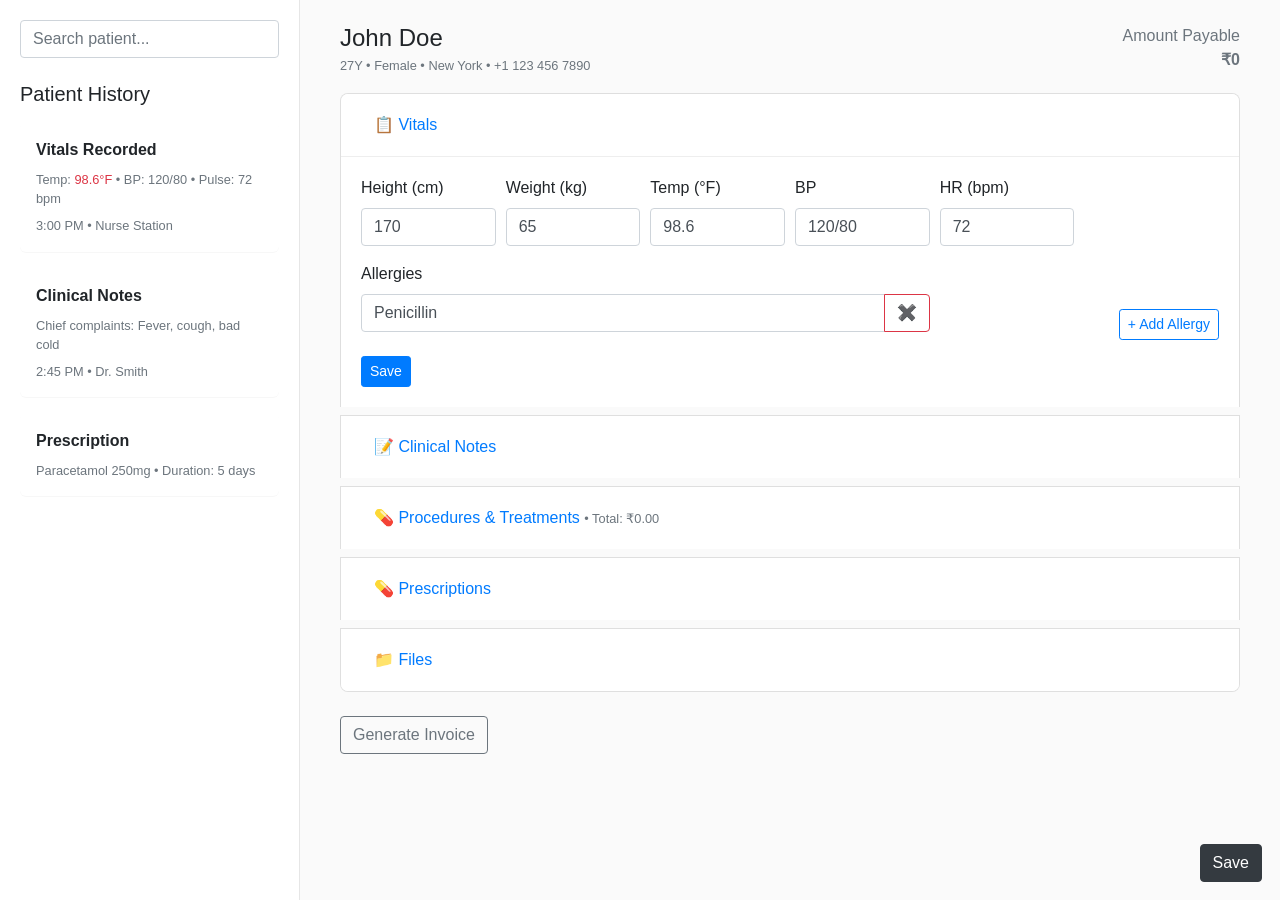
<file: pages/singlepageconsultation/spconsultation.html>
<!doctype html>
<html lang="en">
<head>
  <meta charset="utf-8">
  <meta name="viewport" content="width=device-width, initial-scale=1, shrink-to-fit=no">
  <title>Patient Dashboard - AdminLTE-like</title>
  <!-- Bootstrap 4.6.1 CSS -->
  <link rel="stylesheet" href="https://cdn.jsdelivr.net/npm/bootstrap@4.6.1/dist/css/bootstrap.min.css">
  <style>
    /* Lightweight AdminLTE-like layout */
    body { background:#fafafa; }
    .page-wrap { display:flex; min-height:100vh; }
    .sidebar { width:300px; background:#fff; border-right:1px solid #e6e6e6; padding:20px; }
    .content { flex:1; padding:24px 40px; }
    .timeline-card { background:#fff; border-radius:6px; padding:16px; margin-bottom:16px; box-shadow:0 1px 0 rgba(0,0,0,0.03); }
    .small-chip { display:inline-block; padding:6px 10px; background:#f3f6fb; border-radius:20px; font-size:13px; margin-right:6px; }
    .accordion .card { border-radius:8px; overflow:hidden; }
    .card-header { background:#fff; border-bottom:1px solid #eee; }
    .card-body .form-control[readonly]{background:#f7f7f9}
    .floating-save { position:fixed; right:18px; bottom:18px; z-index:1200; }
    .quick-badges .badge { margin-right:8px; }
    .invoice-summary td, .invoice-summary th { border-top: none !important; }
  </style>
</head>
<body>

<div class="page-wrap">
  <!-- LEFT SIDEBAR -->
  <aside class="sidebar">
    <div class="mb-4">
      <input class="form-control" placeholder="Search patient...">
    </div>
    <h5>Patient History</h5>
    <div class="mt-3">
      <div class="timeline-card">
        <strong>Vitals Recorded</strong>
        <div class="text-muted small mt-2">Temp: <span class="text-danger">98.6°F</span> • BP: 120/80 • Pulse: 72 bpm</div>
        <div class="text-muted small mt-2">3:00 PM • Nurse Station</div>
      </div>
      <div class="timeline-card">
        <strong>Clinical Notes</strong>
        <div class="text-muted small mt-2">Chief complaints: Fever, cough, bad cold</div>
        <div class="text-muted small mt-2">2:45 PM • Dr. Smith</div>
      </div>
      <div class="timeline-card">
        <strong>Prescription</strong>
        <div class="text-muted small mt-2">Paracetamol 250mg • Duration: 5 days</div>
      </div>
    </div>
  </aside>

  <!-- MAIN CONTENT -->
  <main class="content">
    <div class="d-flex justify-content-between align-items-start mb-3">
      <div>
        <h4 class="mb-0">John Doe</h4>
        <small class="text-muted">27Y • Female • New York • +1 123 456 7890</small>
      </div>
      <div class="text-right text-muted">
        <div>Amount Payable <br> <strong>₹0</strong></div>
      </div>
    </div>

    <!-- Accordion -->
    <div id="patientAccordion" class="accordion">

      <!-- Vitals -->
      <div class="card mb-2">
        <div class="card-header" id="headingVitals">
          <h5 class="mb-0">
            <button class="btn btn-link" data-toggle="collapse" data-target="#collapseVitals" aria-expanded="true">📋 Vitals</button>
          </h5>
        </div>
        <div id="collapseVitals" class="collapse show" data-parent="#patientAccordion">
          <div class="card-body">
            <form id="vitalsForm">
              <div class="form-row">
                <div class="form-group col-md-2">
                  <label>Height (cm)</label>
                  <input type="number" name="height" class="form-control" value="170">
                </div>
                <div class="form-group col-md-2">
                  <label>Weight (kg)</label>
                  <input type="number" name="weight" class="form-control" value="65">
                </div>
                <div class="form-group col-md-2">
                  <label>Temp (°F)</label>
                  <input type="text" name="temp" class="form-control" value="98.6">
                </div>
                <div class="form-group col-md-2">
                  <label>BP</label>
                  <input type="text" name="bp" class="form-control" value="120/80">
                </div>
                <div class="form-group col-md-2">
                  <label>HR (bpm)</label>
                  <input type="number" name="hr" class="form-control" value="72">
                </div>
              </div>
              <div class="form-row align-items-end">
                <div class="form-group col-md-8">
                  <label>Allergies</label>
                  <div id="allergyList" class="mb-2">
                    <div class="input-group mb-2 allergy-row">
                      <input type="text" class="form-control" value="Penicillin">
                      <div class="input-group-append"><button class="btn btn-outline-danger btn-remove-allergy" type="button">✖</button></div>
                    </div>
                  </div>
                </div>
                <div class="form-group col-md-4 text-right">
                  <button id="addAllergy" class="btn btn-sm btn-outline-primary">+ Add Allergy</button>
                </div>
              </div>
              <button type="button" class="btn btn-primary btn-sm" id="saveVitals">Save</button>
            </form>
          </div>
        </div>
      </div>

      <!-- Clinical Notes -->
      <div class="card mb-2">
        <div class="card-header" id="headingNotes">
          <h5 class="mb-0">
            <button class="btn btn-link collapsed" data-toggle="collapse" data-target="#collapseNotes">📝 Clinical Notes</button>
          </h5>
        </div>
        <div id="collapseNotes" class="collapse" data-parent="#patientAccordion">
          <div class="card-body">
            <div class="quick-badges mb-3">
              <span class="badge badge-primary">Fever & Cold</span>
              <span class="badge badge-primary">Headache</span>
              <span class="badge badge-primary">Stomach Pain</span>
            </div>
            <form id="notesForm">
              <div class="form-row">
                <div class="form-group col-md-6">
                  <label>Chief Complaints</label>
                  <textarea class="form-control" rows="3" placeholder="e.g., fever, cough, infection"></textarea>
                </div>
                <div class="form-group col-md-6">
                  <label>Medical History</label>
                  <textarea class="form-control" rows="3" placeholder="Previous medical history..."></textarea>
                </div>
              </div>

              <div class="form-row">
                <div class="form-group col-md-6">
                  <label>Observations</label>
                  <textarea class="form-control" rows="2"></textarea>
                </div>
                <div class="form-group col-md-6">
                  <label>Investigations</label>
                  <textarea class="form-control" rows="2" ></textarea>
                </div>
              </div>

              <div class="form-row">
                <div class="form-group col-md-6">
                  <label>Diagnosis</label>
                  <textarea class="form-control" rows="2"></textarea>
                </div>
                <div class="form-group col-md-6">
                  <label>Treatment</label>
                  <textarea class="form-control" rows="2"></textarea>
                </div>
              </div>

              <div class="form-group">
                <label>Advice</label>
                <textarea class="form-control" rows="3"></textarea>
              </div>

              <div class="text-right">
                <button type="button" class="btn btn-warning btn-sm" id="aidx">AI Diagnosis</button>
                <button type="button" class="btn btn-primary btn-sm" id="saveNotes">Save</button>
              </div>
            </form>
          </div>
        </div>
      </div>

      <!-- Procedures & Treatments -->
      <div class="card mb-2">
        <div class="card-header" id="headingProc">
          <h5 class="mb-0">
            <button class="btn btn-link collapsed" data-toggle="collapse" data-target="#collapseProc">💊 Procedures & Treatments <small class="text-muted"> • Total: <span id="procTotal">₹0</span></small></button>
          </h5>
        </div>
        <div id="collapseProc" class="collapse" data-parent="#patientAccordion">
          <div class="card-body">
            <div class="quick-badges mb-3">
              <span class="badge badge-primary">Wound Care</span>
              <span class="badge badge-primary">Dental</span>
              <span class="badge badge-primary">X-Ray</span>
            </div>
            <form id="procForm">
              <div class="form-row align-items-end">
                <div class="form-group col-md-3">
                  <label>Date</label>
                  <input type="date" class="form-control" name="proc_date">
                </div>
                <div class="form-group col-md-3">
                  <label>Doctor</label>
                  <select class="form-control" name="proc_doc"><option>Select Doctor</option></select>
                </div>
              </div>

              <table class="table table-sm table-bordered" id="procTable">
                <thead class="thead-light"><tr><th>Sr No.</th><th>Procedure</th><th>Qty</th><th>Price</th><th>Discount (%)</th><th>Total</th><th></th></tr></thead>
                <tbody>
                  <tr>
                    <td class="align-middle">1</td>
                    <td><select class="form-control proc-name"><option value="">SELECT</option><option value="Dental Cleaning">Dental Cleaning</option></select></td>
                    <td><input type="number" class="form-control proc-qty" value="1"></td>
                    <td><input type="number" class="form-control proc-price" value="0"></td>
                    <td><input type="number" class="form-control proc-discount" value="0"></td>
                    <td class="proc-line-total align-middle">₹0</td>
                    <td><button type="button" class="btn btn-sm btn-danger btn-remove-proc">✖</button></td>
                  </tr>
                </tbody>
              </table>
              <button type="button" class="btn btn-link" id="addProc">+ ADD NEW</button>
              <div class="mt-2">Total ₹ <span id="procSum">0</span></div>
              <div class="text-right mt-3"><button type="button" class="btn btn-primary" id="saveProc">Save</button></div>
            </form>
          </div>
        </div>
      </div>

      <!-- Prescriptions -->
      <div class="card mb-2">
        <div class="card-header" id="headingPresc">
          <h5 class="mb-0">
            <button class="btn btn-link collapsed" data-toggle="collapse" data-target="#collapsePresc">💊 Prescriptions</button>
          </h5>
        </div>
        <div id="collapsePresc" class="collapse" data-parent="#patientAccordion">
          <div class="card-body">
            <div class="quick-badges mb-3">
              <span class="badge badge-primary">Fever Kit</span>
              <span class="badge badge-primary">Pain Relief</span>
              <span class="badge badge-primary">Antibiotic</span>
            </div>
            <form id="prescForm">
              <div id="medList">
                <div class="medicine-card card mb-2 p-3">
                  <h6>Medicine 1</h6>
                  <div class="form-row">
                    <div class="form-group col-md-8"><input class="form-control" placeholder="e.g., Paracetamol 500mg"></div>
                    <div class="form-group col-md-4 text-right"><button class="btn btn-sm btn-danger btn-remove-med" type="button">Remove</button></div>
                  </div>
                  <div class="form-row">
                    <div class="form-group col-md-3"><input class="form-control" placeholder="Dosage e.g., 500mg"></div>
                    <div class="form-group col-md-3"><input class="form-control" placeholder="Duration e.g., 5 days"></div>
                    <div class="form-group col-md-3"><input class="form-control" placeholder="Frequency e.g., 1-1-1"></div>
                    <div class="form-group col-md-3"><input class="form-control" placeholder="Instructions"></div>
                  </div>
                </div>
              </div>
              <button type="button" class="btn btn-link" id="addMed">+ Add Medicine</button>
              <div class="text-right mt-3"><button type="button" class="btn btn-primary" id="savePresc">Save</button></div>
            </form>
          </div>
        </div>
      </div>

      <!-- Files -->
      <div class="card mb-2">
        <div class="card-header" id="headingFiles">
          <h5 class="mb-0">
            <button class="btn btn-link collapsed" data-toggle="collapse" data-target="#collapseFiles">📁 Files</button>
          </h5>
        </div>
        <div id="collapseFiles" class="collapse" data-parent="#patientAccordion">
          <div class="card-body">
            <form id="filesForm">
              <div class="form-group">
                <label>Upload Files</label>
                <input type="file" class="form-control-file" id="fileInput" multiple>
              </div>
              <ul id="fileList" class="list-unstyled"></ul>
              <div class="text-right"><button type="button" class="btn btn-primary" id="saveFiles">Save</button></div>
            </form>
          </div>
        </div>
      </div>

    </div>

    <!-- Generate Invoice Button -->
    <div class="mt-4">
      <button class="btn btn-outline-secondary" id="openInvoice">Generate Invoice</button>
    </div>

    <!-- Invoice Section (hidden / separate page area) -->
    <section id="invoiceSection" class="mt-4" style="display:none;">
      <div class="card">
        <div class="card-body">
          <h5>Generate Invoice</h5>
          <table class="table table-sm table-bordered mb-3" id="invoiceTable">
            <thead><tr><th>Services</th><th style="width:80px">Qty</th><th style="width:120px">Price</th><th style="width:120px">Discount</th><th style="width:120px">Taxes</th><th style="width:140px">Total</th><th></th></tr></thead>
            <tbody>
              <tr>
                <td><input class="form-control invoice-service" value="Dental Cleaning"></td>
                <td><input type="number" class="form-control invoice-qty" value="1"></td>
                <td><input type="number" class="form-control invoice-price" value="1500"></td>
                <td><input type="number" class="form-control invoice-discount" value="0"></td>
                <td><input type="number" class="form-control invoice-tax" value="0"></td>
                <td class="invoice-line-total">₹1500.00</td>
                <td><button class="btn btn-sm btn-danger btn-remove-inv">✖</button></td>
              </tr>
            </tbody>
          </table>
          <div class="text-center"><button class="btn btn-link" id="addInvItem">+ Add Item</button></div>

          <div class="row mt-4">
            <div class="col-md-6">
              <h6>Receipt</h6>
              <div class="form-group"><label>PAY NOW (Payment Mode 1)</label>
                <div class="input-group">
                  <input type="number" class="form-control payment-1" value="1500"><select class="form-control"><option>Cash</option><option>Card</option></select>
                </div>
              </div>
              <div class="form-group"><label>PAY NOW (Payment Mode 2 - Optional)</label>
                <div class="input-group">
                  <input type="number" class="form-control payment-2" value="0"><select class="form-control"><option>--</option></select>
                </div>
              </div>
            </div>
            <div class="col-md-6">
              <table class="table table-borderless invoice-summary">
                <tr><td>Total Price</td><td class="text-right">₹<span id="invPrice">1500.00</span></td></tr>
                <tr><td>Total Discount</td><td class="text-right text-danger">-₹<span id="invDiscount">0.00</span></td></tr>
                <tr><td>Total Tax</td><td class="text-right">+₹<span id="invTax">0.00</span></td></tr>
                <tr class="font-weight-bold"><td>Grand Total</td><td class="text-right">₹<span id="invGrand">1500.00</span></td></tr>
              </table>
              <div class="text-right"><button class="btn btn-success" id="saveInvoice">Save Invoice and Receipt</button></div>
            </div>
          </div>

        </div>
      </div>
    </section>

  </main>
</div>

<button class="btn btn-dark floating-save" id="globalSave">Save</button>

<!-- jQuery and Bootstrap JS -->
<script src="https://code.jquery.com/jquery-3.6.0.min.js"></script>
<script src="https://cdn.jsdelivr.net/npm/bootstrap@4.6.1/dist/js/bootstrap.bundle.min.js"></script>

<script>
$(function(){
  // Allergy add/remove
  $('#addAllergy').on('click', function(e){ e.preventDefault();
    $('#allergyList').append('<div class="input-group mb-2 allergy-row">< + "\"">');
  });

  // Better implementation: use template
  function addAllergyRow(value){
    var row = $('<div class="input-group mb-2 allergy-row">')
      .append($('<input type="text" class="form-control">').val(value||''))
      .append($('<div class="input-group-append">').append($('<button class="btn btn-outline-danger btn-remove-allergy" type="button">✖</button>')));
    $('#allergyList').append(row);
  }
  // initialize existing
  $('#allergyList .allergy-row input').each(function(){ /* already exist*/ });
  $('#addAllergy').off('click').on('click', function(e){e.preventDefault(); addAllergyRow('');});
  $(document).on('click', '.btn-remove-allergy', function(){ $(this).closest('.allergy-row').remove(); });

  // Procedures: add/remove and calculate
  function recalcProcedures(){
    var sum=0;
    $('#procTable tbody tr').each(function(){
      var qty = parseFloat($(this).find('.proc-qty').val()||0);
      var price = parseFloat($(this).find('.proc-price').val()||0);
      var disc = parseFloat($(this).find('.proc-discount').val()||0);
      var line = qty * price * (1 - disc/100);
      $(this).find('.proc-line-total').text('₹'+line.toFixed(2));
      sum += line;
    });
    $('#procSum').text(sum.toFixed(2));
    $('#procTotal').text('₹'+sum.toFixed(2));
  }
  $('#addProc').on('click', function(){
    var idx = $('#procTable tbody tr').length + 1;
    var newRow = $('<tr>')
      .append('<td class="align-middle">'+idx+'</td>')
      .append('<td><select class="form-control proc-name"><option value="">SELECT</option><option value="Dental Cleaning">Dental Cleaning</option><option value="General Consultation">General Consultation</option></select></td>')
      .append('<td><input type="number" class="form-control proc-qty" value="1"></td>')
      .append('<td><input type="number" class="form-control proc-price" value="0"></td>')
      .append('<td><input type="number" class="form-control proc-discount" value="0"></td>')
      .append('<td class="proc-line-total align-middle">₹0</td>')
      .append('<td><button type="button" class="btn btn-sm btn-danger btn-remove-proc">✖</button></td>');
    $('#procTable tbody').append(newRow);
    recalcProcedures();
  });
  $(document).on('click', '.btn-remove-proc', function(){
    $(this).closest('tr').remove();
    // re-index
    $('#procTable tbody tr').each(function(i){ $(this).find('td:first').text(i+1); });
    recalcProcedures();
  });
  $(document).on('input', '.proc-qty, .proc-price, .proc-discount', function(){ recalcProcedures(); });
  recalcProcedures();

  // Prescriptions: add/remove
  $('#addMed').on('click', function(){
    var count = $('#medList .medicine-card').length + 1;
    var card = $('<div class="medicine-card card mb-2 p-3">')
      .append('<h6>Medicine '+count+'</h6>')
      .append('<div class="form-row"><div class="form-group col-md-8"><input class="form-control" placeholder="e.g., Paracetamol 500mg"></div><div class="form-group col-md-4 text-right"><button class="btn btn-sm btn-danger btn-remove-med" type="button">Remove</button></div></div>')
      .append('<div class="form-row"><div class="form-group col-md-3"><input class="form-control" placeholder="Dosage"></div><div class="form-group col-md-3"><input class="form-control" placeholder="Duration"></div><div class="form-group col-md-3"><input class="form-control" placeholder="Frequency"></div><div class="form-group col-md-3"><input class="form-control" placeholder="Instructions"></div></div>');
    $('#medList').append(card);
  });
  $(document).on('click', '.btn-remove-med', function(){ $(this).closest('.medicine-card').remove(); });

  // Files
  $('#fileInput').on('change', function(){
    $('#fileList').empty();
    Array.from(this.files).forEach(function(f,i){
      $('#fileList').append('<li>'+f.name+' <button data-index="'+i+'" class="btn btn-sm btn-link btn-remove-file">Remove</button></li>');
    });
  });
  $(document).on('click', '.btn-remove-file', function(){
    $(this).parent().remove();
  });

  // Invoice behaviors
  function recalcInvoice(){
    var totalPrice=0, totalDiscount=0, totalTax=0;
    $('#invoiceTable tbody tr').each(function(){
      var qty = parseFloat($(this).find('.invoice-qty').val()||0);
      var price = parseFloat($(this).find('.invoice-price').val()||0);
      var discount = parseFloat($(this).find('.invoice-discount').val()||0);
      var tax = parseFloat($(this).find('.invoice-tax').val()||0);
      var linePrice = qty * price;
      var lineDiscount = linePrice * (discount/100);
      var lineTax = (linePrice - lineDiscount) * (tax/100);
      var lineTotal = linePrice - lineDiscount + lineTax;
      $(this).find('.invoice-line-total').text('₹'+lineTotal.toFixed(2));
      totalPrice += linePrice;
      totalDiscount += lineDiscount;
      totalTax += lineTax;
    });
    $('#invPrice').text(totalPrice.toFixed(2));
    $('#invDiscount').text(totalDiscount.toFixed(2));
    $('#invTax').text(totalTax.toFixed(2));
    $('#invGrand').text((totalPrice - totalDiscount + totalTax).toFixed(2));
  }
  $('#addInvItem').on('click', function(){
    var row = $('<tr>')
      .append('<td><input class="form-control invoice-service" value=""></td>')
      .append('<td><input type="number" class="form-control invoice-qty" value="1"></td>')
      .append('<td><input type="number" class="form-control invoice-price" value="0"></td>')
      .append('<td><input type="number" class="form-control invoice-discount" value="0"></td>')
      .append('<td><input type="number" class="form-control invoice-tax" value="0"></td>')
      .append('<td class="invoice-line-total">₹0.00</td>')
      .append('<td><button class="btn btn-sm btn-danger btn-remove-inv">✖</button></td>');
    $('#invoiceTable tbody').append(row);
    recalcInvoice();
  });
  $(document).on('click', '.btn-remove-inv', function(){ $(this).closest('tr').remove(); recalcInvoice(); });
  $(document).on('input', '.invoice-qty, .invoice-price, .invoice-discount, .invoice-tax', recalcInvoice);

  $('#openInvoice').on('click', function(){ $('#invoiceSection').toggle(); $('html,body').animate({scrollTop: $('#invoiceSection').offset().top-20}, 400); recalcInvoice(); });

  $('#saveInvoice').on('click', function(){
    alert('Invoice saved. Grand Total: ₹'+$('#invGrand').text());
  });

  // Global save & buttons
  $('#globalSave, #saveVitals, #saveNotes, #saveProc, #savePresc, #saveFiles').on('click', function(){
    $(this).prop('disabled', true);
    setTimeout(()=> $(this).prop('disabled', false), 800);
    // In a real app we'd send AJAX here
    $(this).closest('form').addClass('border-success');
  });

  // small UX: when collapse shows, scroll into view
  $('.collapse').on('shown.bs.collapse', function(){ $('html,body').animate({scrollTop: $(this).prev().offset().top-60}, 300); });

});
</script>

</body>
</html>
</file>
